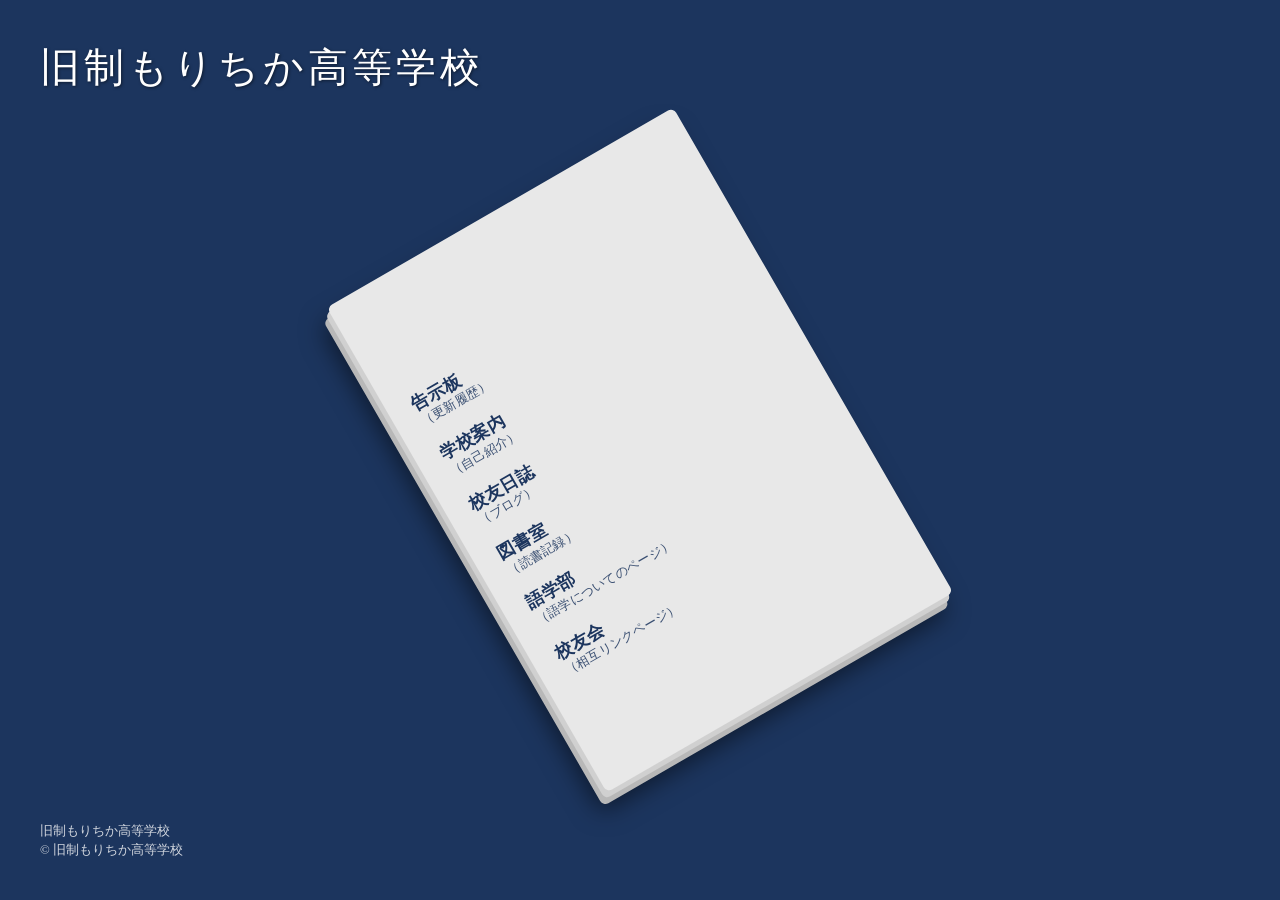
<file: index.html>
<!DOCTYPE html>
<html lang="ja">
<head>
  <meta charset="UTF-8">
  <meta name="viewport" content="width=device-width, initial-scale=1.0">
  <title>旧制もりちか高等学校</title>
  <link rel="stylesheet" href="style.css">
</head>
<body>

  <!-- 左上のタイトル -->
  <header>
    <h1>旧制もりちか高等学校</h1>
  </header>

  <!-- 中央の「斜めに開いた本」 -->
  <div class="book-wrapper">
    <main class="open-book">
      <nav>
        <ul class="menu-list">
          <li><a href="history.html">告示板 <span class="note">（更新履歴）</span></a></li>
          <li><a href="about.html">学校案内 <span class="note">（自己紹介）</span></a></li>
          <li><a href="blog.html">校友日誌 <span class="note">（ブログ）</span></a></li>
          <li><a href="library.html">図書室 <span class="note">（読書記録）</span></a></li>
          <li><a href="#">語学部 <span class="note">（語学についてのページ）</span></a></li>
          <li><a href="link.html">校友会 <span class="note">（相互リンクページ）</span></a></li>
        </ul>
      </nav>
    </main>
  </div>

  <!-- 左下の補足情報 -->
  <div class="site-info">
    <p>旧制もりちか高等学校</p>
    <p>© 旧制もりちか高等学校</p>
  </div>

</body>
</html>
</file>
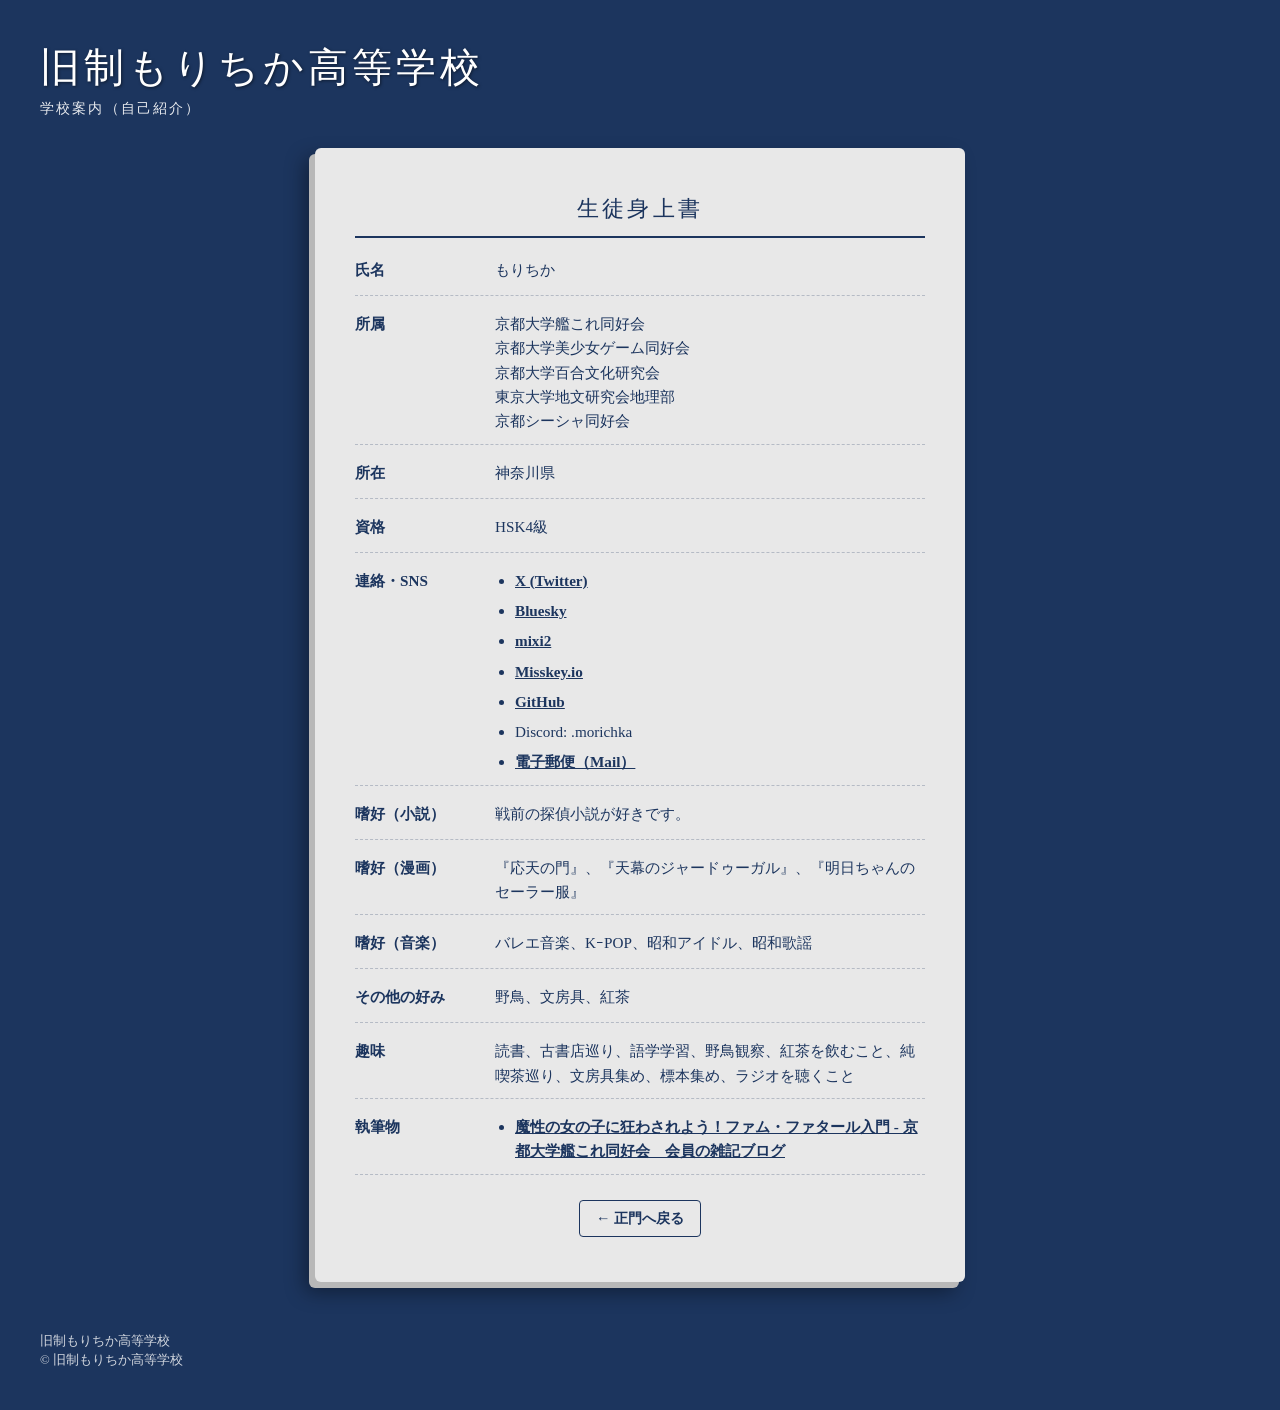
<file: about.html>
<!DOCTYPE html>
<html lang="ja">
<head>
  <meta charset="UTF-8">
  <meta name="viewport" content="width=device-width, initial-scale=1.0">
  <title>学校案内（自己紹介） - 旧制もりちか高等学校</title>
  <link rel="stylesheet" href="style.css">
</head>
<body>

  <!-- 左上のタイトル（正門へのリンク） -->
  <header>
    <h1><a href="index.html" class="header-link">旧制もりちか高等学校</a></h1>
    <p class="subtitle">学校案内（自己紹介）</p>
  </header>

  <!-- 中央のノート・名簿風エリア -->
  <div class="page-wrapper">
    <main class="profile-card">
      <h2 class="page-title">生徒身上書</h2>

      <dl class="profile-list">
        <!-- 基本情報 -->
        <div class="profile-group">
          <dt>氏名</dt>
          <dd>もりちか</dd>
        </div>

        <div class="profile-group">
          <dt>所属</dt>
          <dd>
            京都大学艦これ同好会<br>
            京都大学美少女ゲーム同好会<br>
            京都大学百合文化研究会<br>
            東京大学地文研究会地理部<br>
            京都シーシャ同好会<br>
          </dd>
        </div>

        <div class="profile-group">
          <dt>所在</dt>
          <dd>神奈川県</dd>
        </div>

        <div class="profile-group">
          <dt>資格</dt>
          <dd>HSK4級</dd>
        </div>

        <!-- 連絡先・SNS -->
        <div class="profile-group">
          <dt>連絡・SNS</dt>
          <dd>
            <ul class="link-list">
              <li><a href="https://x.com/mrck_kun" target="_blank" rel="noopener">X (Twitter)</a></li>
              <li><a href="https://bsky.app/profile/ichinoseryo.bsky.social" target="_blank" rel="noopener">Bluesky</a></li>
              <li><a href="https://mixi.social/@morichka" target="_blank" rel="noopener">mixi2</a></li>
              <li><a href="https://misskey.io/@morichika" target="_blank" rel="noopener">Misskey.io</a></li>
              <li><a href="https://github.com/kyuuseikoukousei" target="_blank" rel="noopener">GitHub</a></li>
              <li>Discord: <span class="discord-tag">.morichka</span></li>
              <li><a href="mailto:morichka.mail@gmail.com">電子郵便（Mail）</a></li>
            </ul>
          </dd>
        </div>

        <!-- 嗜好（好きなもの） -->
        <div class="profile-group">
          <dt>嗜好（小説）</dt>
          <dd>戦前の探偵小説が好きです。</dd>
        </div>

        <div class="profile-group">
          <dt>嗜好（漫画）</dt>
          <dd>『応天の門』、『天幕のジャードゥーガル』、『明日ちゃんのセーラー服』</dd>
        </div>

        <div class="profile-group">
          <dt>嗜好（音楽）</dt>
          <dd>バレエ音楽、KｰPOP、昭和アイドル、昭和歌謡</dd>
        </div>

        <div class="profile-group">
          <dt>その他の好み</dt>
          <dd>野鳥、文房具、紅茶</dd>
        </div>

        <!-- 趣味 -->
        <div class="profile-group">
          <dt>趣味</dt>
          <dd>読書、古書店巡り、語学学習、野鳥観察、紅茶を飲むこと、純喫茶巡り、文房具集め、標本集め、ラジオを聴くこと</dd>
        </div>

        <!-- 著作・書いたもの -->
                <!-- 著作・書いたもの -->
        <div class="profile-group">
          <dt>執筆物</dt>
          <dd>
            <ul class="link-list">
              <li><a href="https://kukancolle.hatenablog.com/entry/2024/11/11/215706" target="_blank" rel="noopener">魔性の女の子に狂わされよう！ファム・ファタール入門 - 京都大学艦これ同好会　会員の雑記ブログ</a></li>
            </ul>
          </dd>
        </div>

      </dl>

      <!-- トップへ戻るボタン -->
      <div class="back-nav">
        <a href="index.html">← 正門へ戻る</a>
      </div>
    </main>
  </div>

  <!-- フッター -->
  <div class="site-info">
    <p>旧制もりちか高等学校</p>
    <p>© 旧制もりちか高等学校</p>
  </div>

</body>
</html>
</file>
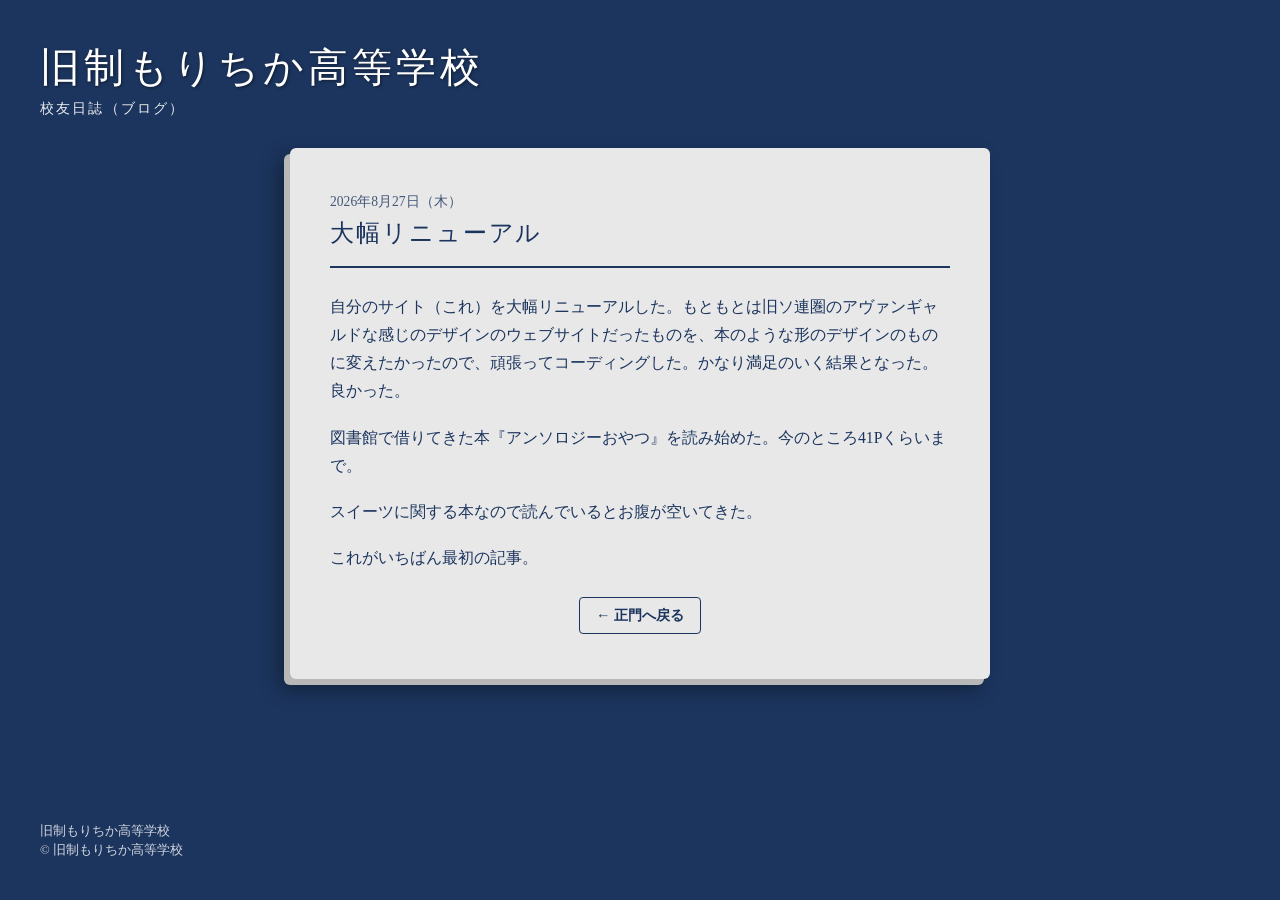
<file: blog.html>
<!DOCTYPE html>
<html lang="ja">
<head>
  <meta charset="UTF-8">
  <meta name="viewport" content="width=device-width, initial-scale=1.0">
  <title>記事のタイトル - 旧制もりちか高等学校</title>
  <link rel="stylesheet" href="style.css">
</head>
<body>

  <!-- 左上のタイトル -->
  <header>
    <h1><a href="index.html" class="header-link">旧制もりちか高等学校</a></h1>
    <p class="subtitle">校友日誌（ブログ）</p>
  </header>

  <!-- 中央の本文エリア -->
  <div class="page-wrapper">
    <article class="profile-card blog-article">
      <!-- 記事ヘッダー（日付とタイトル） -->
      <header class="article-header">
        <p class="article-date">2026年8月27日（木）</p>
        <h2 class="article-title">大幅リニューアル</h2>
      </header>

      <!-- 記事本文 -->
      <div class="article-body">
        <p>
          自分のサイト（これ）を大幅リニューアルした。もともとは旧ソ連圏のアヴァンギャルドな感じのデザインのウェブサイトだったものを、本のような形のデザインのものに変えたかったので、頑張ってコーディングした。かなり満足のいく結果となった。良かった。
        </p>

        <p>
          図書館で借りてきた本『アンソロジーおやつ』を読み始めた。今のところ41Pくらいまで。
        </p>

        <p>
          スイーツに関する本なので読んでいるとお腹が空いてきた。
        </p>

        <p>
          これがいちばん最初の記事。
        </p>

      </div>

      <!-- 戻るボタン -->
      <div class="back-nav">
        <a href="index.html">← 正門へ戻る</a>
      </div>
    </article>
  </div>

  <!-- フッター -->
  <div class="site-info">
    <p>旧制もりちか高等学校</p>
    <p>© 旧制もりちか高等学校</p>
  </div>

</body>
</html>
</file>
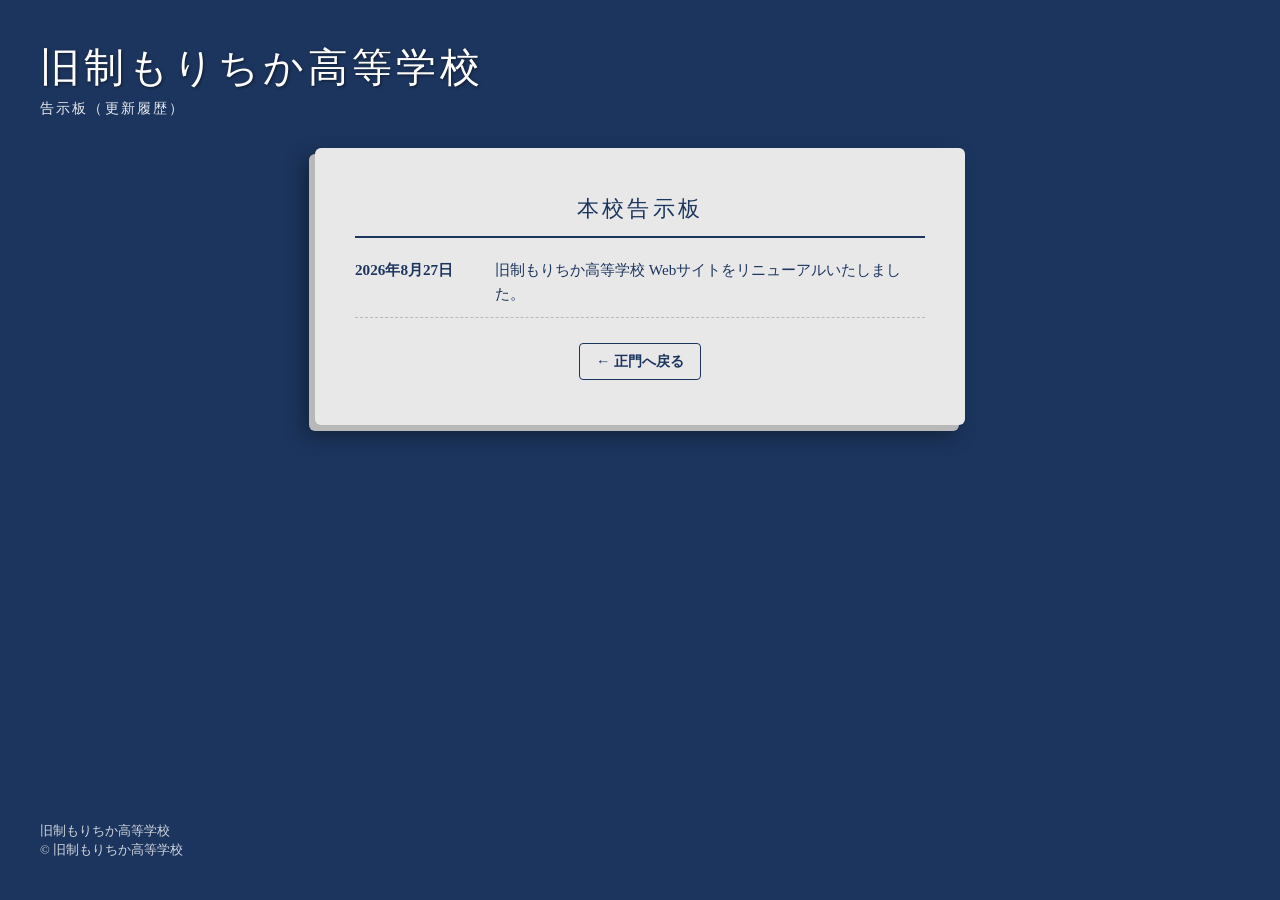
<file: history.html>
<!DOCTYPE html>
<html lang="ja">
<head>
  <meta charset="UTF-8">
  <meta name="viewport" content="width=device-width, initial-scale=1.0">
  <title>告示板（更新履歴） - 旧制もりちか高等学校</title>
  <link rel="stylesheet" href="style.css">
</head>
<body>

  <!-- 左上のタイトル -->
  <header>
    <h1><a href="index.html" class="header-link">旧制もりちか高等学校</a></h1>
    <p class="subtitle">告示板（更新履歴）</p>
  </header>

  <!-- 中央のカードエリア -->
  <div class="page-wrapper">
    <main class="profile-card">
      <h2 class="page-title">本校告示板</h2>

      <!-- 更新履歴リスト -->
      <dl class="profile-list">

        <div class="profile-group">
          <dt>2026年8月27日</dt>
          <dd>旧制もりちか高等学校 Webサイトをリニューアルいたしました。</dd>
        </div>
      </dl>

      <!-- トップへ戻るボタン -->
      <div class="back-nav">
        <a href="index.html">← 正門へ戻る</a>
      </div>
    </main>
  </div>

  <!-- フッター -->
  <div class="site-info">
    <p>旧制もりちか高等学校</p>
    <p>© 旧制もりちか高等学校</p>
  </div>

</body>
</html>
</file>
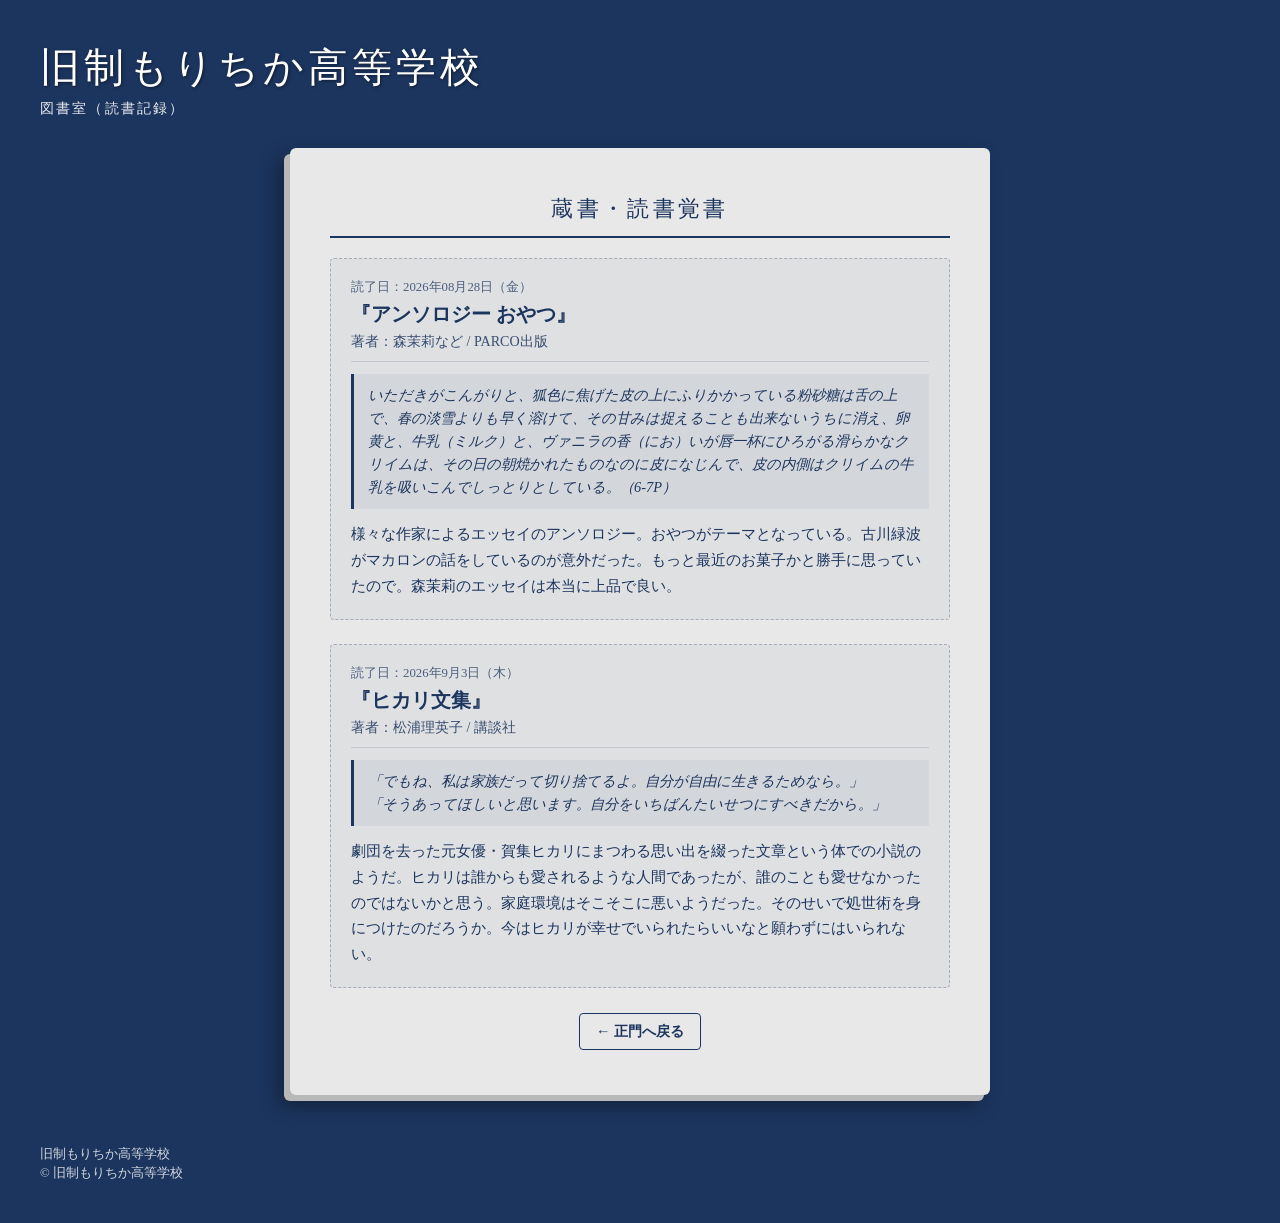
<file: library.html>
<!DOCTYPE html>
<html lang="ja">
<head>
  <meta charset="UTF-8">
  <meta name="viewport" content="width=device-width, initial-scale=1.0">
  <title>図書室（読書記録） - 旧制もりちか高等学校</title>
  <link rel="stylesheet" href="style.css">
</head>
<body>

  <!-- 左上のタイトル -->
  <header>
    <h1><a href="index.html" class="header-link">旧制もりちか高等学校</a></h1>
    <p class="subtitle">図書室（読書記録）</p>
  </header>

  <!-- 中央のカードエリア -->
  <div class="page-wrapper">
    <main class="profile-card library-card">
      <h2 class="page-title">蔵書・読書覚書</h2>

      <!-- 読書記録リスト -->
      <section class="book-list">

        <!-- 1冊目 -->
        <article class="book-item">
          <header class="book-header">
            <span class="book-date">読了日：2026年08月28日（金）</span>
            <h3 class="book-title">『アンソロジー おやつ』</h3>
            <p class="book-author">著者：森茉莉など / PARCO出版</p>
          </header>

          <div class="book-content">
            <!-- 心に残った引用（必要なときだけ書く） -->
            <blockquote class="book-quote">
              いただきがこんがりと、狐色に焦げた皮の上にふりかかっている粉砂糖は舌の上で、春の淡雪よりも早く溶けて、その甘みは捉えることも出来ないうちに消え、卵黄と、牛乳（ミルク）と、ヴァニラの香（にお）いが唇一杯にひろがる滑らかなクリイムは、その日の朝焼かれたものなのに皮になじんで、皮の内側はクリイムの牛乳を吸いこんでしっとりとしている。（6-7P）
            </blockquote>

            <p class="book-review">
              様々な作家によるエッセイのアンソロジー。おやつがテーマとなっている。古川緑波がマカロンの話をしているのが意外だった。もっと最近のお菓子かと勝手に思っていたので。森茉莉のエッセイは本当に上品で良い。
            </p>
          </div>
        </article>

  <article class="book-item">
    <header class="book-header">
      <span class="book-date">読了日：2026年9月3日（木）</span>
      <h3 class="book-title">『ヒカリ文集』</h3>
      <p class="book-author">著者：松浦理英子 / 講談社</p>
    </header>

    <div class="book-content">
      <blockquote class="book-quote">
        「でもね、私は家族だって切り捨てるよ。自分が自由に生きるためなら。」<br>
        「そうあってほしいと思います。自分をいちばんたいせつにすべきだから。」<br>
      </blockquote>

      <p class="book-review">
        劇団を去った元女優・賀集ヒカリにまつわる思い出を綴った文章という体での小説のようだ。ヒカリは誰からも愛されるような人間であったが、誰のことも愛せなかったのではないかと思う。家庭環境はそこそこに悪いようだった。そのせいで処世術を身につけたのだろうか。今はヒカリが幸せでいられたらいいなと願わずにはいられない。
      </p>
      </div>
  </article>

      </section>

      <!-- トップへ戻るボタン -->
      <div class="back-nav">
        <a href="index.html">← 正門へ戻る</a>
      </div>
    </main>
  </div>

  <!-- フッター -->
  <div class="site-info">
    <p>旧制もりちか高等学校</p>
    <p>© 旧制もりちか高等学校</p>
  </div>

</body>
</html>
</file>
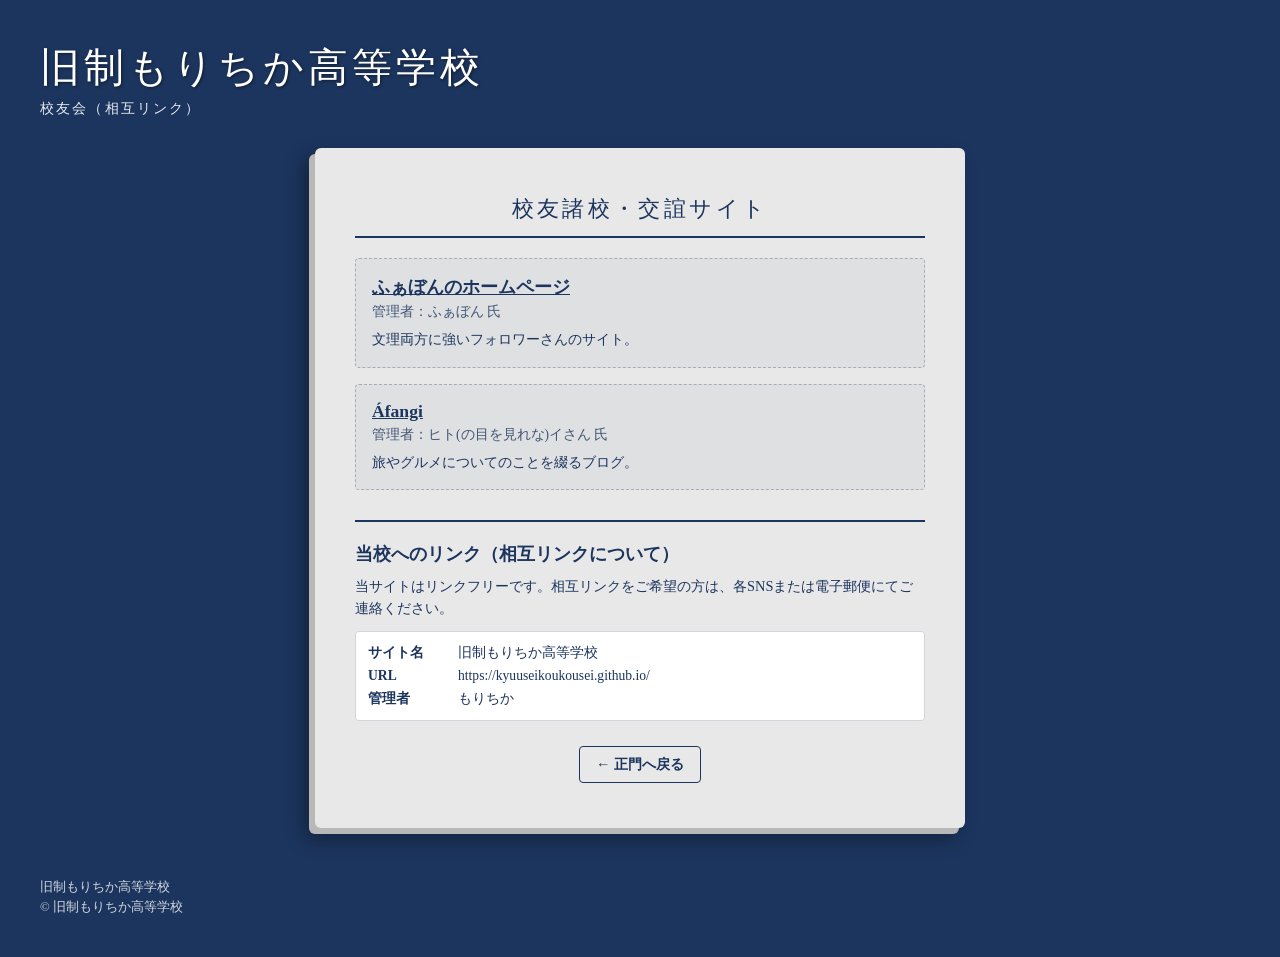
<file: link.html>
<!DOCTYPE html>
<html lang="ja">
<head>
  <meta charset="UTF-8">
  <meta name="viewport" content="width=device-width, initial-scale=1.0">
  <title>校友会（相互リンク） - 旧制もりちか高等学校</title>
  <link rel="stylesheet" href="style.css">
</head>
<body>

  <!-- 左上のタイトル -->
  <header>
    <h1><a href="index.html" class="header-link">旧制もりちか高等学校</a></h1>
    <p class="subtitle">校友会（相互リンク）</p>
  </header>

  <!-- 中央のカードエリア -->
  <div class="page-wrapper">
    <main class="profile-card">
      <h2 class="page-title">校友諸校・交誼サイト</h2>

      <!-- 相互リンク一覧 -->
      <section class="link-section">
        <ul class="link-card-list">
          <!-- リンク枠 1 -->
          <li class="link-card-item">
            <a href="https://www.fabon.info/" target="_blank" rel="noopener" class="site-name">ふぁぼんのホームページ</a>
            <p class="site-owner">管理者：ふぁぼん 氏</p>
            <p class="site-desc">文理両方に強いフォロワーさんのサイト。</p>
          </li>

          <!-- リンク枠 2 -->
          <li class="link-card-item">
            <a href="http://quebec99.s205.xrea.com/" target="_blank" rel="noopener" class="site-name">Áfangi</a>
            <p class="site-owner">管理者：ヒト(の目を見れな)イさん 氏</p>
            <p class="site-desc">旅やグルメについてのことを綴るブログ。</p>
          </li>
        </ul>
      </section>

      <!-- 当方（自分のサイト）のリンク情報 -->
      <section class="my-link-info">
        <h3 class="info-title">当校へのリンク（相互リンクについて）</h3>
        <p class="info-text">
          当サイトはリンクフリーです。相互リンクをご希望の方は、各SNSまたは電子郵便にてご連絡ください。
        </p>
        <dl class="info-details">
          <dt>サイト名</dt>
          <dd>旧制もりちか高等学校</dd>
          <dt>URL</dt>
          <dd>https://kyuuseikoukousei.github.io/</dd>
          <dt>管理者</dt>
          <dd>もりちか</dd>
        </dl>
      </section>

      <!-- トップへ戻るボタン -->
      <div class="back-nav">
        <a href="index.html">← 正門へ戻る</a>
      </div>
    </main>
  </div>

  <!-- フッター -->
  <div class="site-info">
    <p>旧制もりちか高等学校</p>
    <p>© 旧制もりちか高等学校</p>
  </div>

</body>
</html>
</file>
<file: style.css>
@charset "UTF-8";

/* 全体設定 */
* {
  box-sizing: border-box;
  margin: 0;
  padding: 0;
}

body {
  background-color: #1c355e; /* 紺色の背景 */
  color: #ffffff;
  font-family: "Hiragino Mincho ProN", "Yu Mincho", "MS PMincho", serif;
  min-height: 100vh;
  display: flex;
  flex-direction: column;
  justify-content: space-between;
  padding: 20px;
  overflow-x: hidden;
  position: relative;
}

/* リンク色設定（訪問済みでも紫色にならない設定） */
a, a:visited {
  color: inherit;
  text-decoration: none;
}

/* ヘッダーエリア */
header {
  margin-bottom: 20px;
  z-index: 10;
}

h1 {
  font-size: 1.8rem;
  font-weight: normal;
  letter-spacing: 0.1em;
  color: #ffffff;
  text-shadow: 1px 1px 3px rgba(0, 0, 0, 0.5);
}

.header-link, .header-link:visited {
  color: #ffffff;
  text-decoration: none;
}

.subtitle {
  font-size: 0.9rem;
  opacity: 0.9;
  letter-spacing: 0.15em;
  margin-top: 4px;
}

/* -----------------------------------
   トップページ用（斜めに開いた本）
   ----------------------------------- */
.book-wrapper {
  display: flex;
  justify-content: center;
  align-items: center;
  min-height: 70vh;
  margin: 20px 0;
}

.open-book {
  position: relative;
  width: 320px;
  height: 480px;
  background-color: #e8e8e8; /* 薄い灰色 */
  color: #1c355e;
  border-radius: 6px;
  transform: rotate(-20deg); /* スマホで見やすい角度に調整 */
  box-shadow: 
    -5px 5px 0px #d0d0d0,
    -10px 10px 0px #b8b8b8,
    -15px 15px 25px rgba(0, 0, 0, 0.5);
  padding: 40px 25px;
  display: flex;
  flex-direction: column;
  justify-content: center;
}

.menu-list {
  list-style: none;
  display: flex;
  flex-direction: column;
  gap: 18px;
}

.menu-list li a, .menu-list li a:visited {
  color: #1c355e; /* クリック後も紺色を維持 */
  font-size: 1.1rem;
  font-weight: bold;
  display: flex;
  flex-direction: column;
  line-height: 1.3;
}

.menu-list li a:hover {
  opacity: 0.7;
}

.menu-list .note {
  font-size: 0.8rem;
  font-weight: normal;
  opacity: 0.85;
}

/* -----------------------------------
   学校案内（自己紹介ページ）用
   ----------------------------------- */
.page-wrapper {
  display: flex;
  justify-content: center;
  align-items: flex-start;
  padding: 10px 0 30px;
  width: 100%;
}

.profile-card {
  width: 100%;
  max-width: 650px;
  background-color: #e8e8e8; /* 薄い灰色 */
  color: #1c355e;
  padding: 30px 20px;
  border-radius: 6px;
  box-shadow: -6px 6px 0px #b8b8b8, -10px 10px 20px rgba(0, 0, 0, 0.4);
}

.page-title {
  font-size: 1.4rem;
  font-weight: normal;
  text-align: center;
  letter-spacing: 0.15em;
  padding-bottom: 12px;
  border-bottom: 2px solid #1c355e;
  margin-bottom: 20px;
}

.profile-list {
  display: flex;
  flex-direction: column;
  gap: 16px;
}

.profile-group {
  display: flex;
  flex-direction: column;
  border-bottom: 1px dashed rgba(28, 53, 94, 0.25);
  padding-bottom: 10px;
}

.profile-group dt {
  font-weight: bold;
  font-size: 0.95rem;
  color: #1c355e;
  margin-bottom: 4px;
}

.profile-group dd {
  font-size: 0.95rem;
  line-height: 1.6;
}

/* 自己紹介内のリンク設定 */
.link-list {
  list-style: disc;
  padding-left: 20px;
  display: flex;
  flex-direction: column;
  gap: 6px;
}

.link-list a, .link-list a:visited {
  color: #1c355e; /* 紫にならず紺色を維持 */
  font-weight: bold;
  text-decoration: underline;
}

.link-list a:hover {
  opacity: 0.6;
}

.back-nav {
  margin-top: 25px;
  text-align: center;
}

.back-nav a, .back-nav a:visited {
  color: #1c355e;
  border: 1px solid #1c355e;
  padding: 8px 16px;
  border-radius: 4px;
  font-weight: bold;
  font-size: 0.9rem;
  display: inline-block;
}

/* フッターエリア */
.site-info {
  margin-top: auto;
  padding-top: 20px;
  font-size: 0.8rem;
  line-height: 1.5;
  opacity: 0.8;
  color: #ffffff;
}

/* -----------------------------------
   PC向け調整
   ----------------------------------- */
@media (min-width: 768px) {
  body {
    padding: 40px;
  }
  h1 {
    font-size: 2.5rem;
  }
  .open-book {
    width: 400px;
    height: 560px;
    transform: rotate(-30deg);
  }
  .profile-card {
    padding: 45px 40px;
  }
  .profile-group {
    flex-direction: row;
    align-items: baseline;
  }
  .profile-group dt {
    width: 140px;
    flex-shrink: 0;
  }
}

/* ===================================
   校友会（相互リンクページ）用スタイル
   =================================== */

.link-section {
  margin-bottom: 30px;
}

.link-card-list {
  list-style: none;
  display: flex;
  flex-direction: column;
  gap: 16px;
}

.link-card-item {
  background-color: rgba(28, 53, 94, 0.04);
  border: 1px dashed rgba(28, 53, 94, 0.3);
  border-radius: 4px;
  padding: 16px;
}

.link-card-item .site-name, .link-card-item .site-name:visited {
  font-size: 1.1rem;
  font-weight: bold;
  color: #1c355e;
  text-decoration: underline;
  display: inline-block;
  margin-bottom: 4px;
}

.link-card-item .site-name:hover {
  opacity: 0.7;
}

.link-card-item .site-owner {
  font-size: 0.85rem;
  opacity: 0.8;
  margin-bottom: 8px;
}

.link-card-item .site-desc {
  font-size: 0.9rem;
  line-height: 1.5;
}

/* 当サイトのリンク案内枠 */
.my-link-info {
  border-top: 2px solid #1c355e;
  padding-top: 20px;
  margin-top: 30px;
}

.info-title {
  font-size: 1.1rem;
  font-weight: bold;
  margin-bottom: 10px;
}

.info-text {
  font-size: 0.9rem;
  line-height: 1.5;
  margin-bottom: 12px;
}

.info-details {
  display: grid;
  grid-template-columns: 80px 1fr;
  gap: 6px 10px;
  font-size: 0.85rem;
  background-color: #ffffff;
  padding: 12px;
  border-radius: 4px;
  border: 1px solid rgba(28, 53, 94, 0.2);
}

.info-details dt {
  font-weight: bold;
}

/* ===================================
   校友日誌（ブログ記事）用スタイル
   =================================== */

.blog-article {
  max-width: 700px;
}

.article-header {
  border-bottom: 2px solid #1c355e;
  padding-bottom: 15px;
  margin-bottom: 25px;
}

.article-date {
  font-size: 0.85rem;
  opacity: 0.8;
  margin-bottom: 6px;
}

.article-title {
  font-size: 1.5rem;
  font-weight: normal;
  line-height: 1.4;
  letter-spacing: 0.08em;
}

/* 本文内のスタイル */
.article-body {
  font-size: 0.98rem;
  line-height: 1.8;
  display: flex;
  flex-direction: column;
  gap: 18px;
}

.article-body h3 {
  font-size: 1.2rem;
  font-weight: bold;
  border-left: 3px solid #1c355e;
  padding-left: 10px;
  margin-top: 15px;
  margin-bottom: 5px;
}

/* 本の一節などの引用枠 */
.article-body blockquote {
  background-color: rgba(28, 53, 94, 0.05);
  border-left: 4px solid #1c355e;
  padding: 12px 16px;
  margin: 10px 0;
  font-style: italic;
  font-size: 0.93rem;
}

/* ===================================
   図書室（読書記録ページ）用スタイル
   =================================== */

.library-card {
  max-width: 700px;
}

.book-list {
  display: flex;
  flex-direction: column;
  gap: 24px;
}

/* 1冊ごとの外枠（蔵書カード風） */
.book-item {
  background-color: rgba(28, 53, 94, 0.04);
  border: 1px dashed rgba(28, 53, 94, 0.3);
  border-radius: 4px;
  padding: 20px;
}

.book-header {
  border-bottom: 1px solid rgba(28, 53, 94, 0.15);
  padding-bottom: 10px;
  margin-bottom: 12px;
}

.book-date {
  font-size: 0.8rem;
  opacity: 0.75;
  display: block;
  margin-bottom: 4px;
}

.book-title {
  font-size: 1.25rem;
  font-weight: bold;
  color: #1c355e;
  line-height: 1.4;
  margin-bottom: 4px;
}

.book-author {
  font-size: 0.88rem;
  opacity: 0.85;
}

.book-content {
  font-size: 0.95rem;
  line-height: 1.7;
  display: flex;
  flex-direction: column;
  gap: 12px;
}

/* 心に残った引用枠 */
.book-quote {
  background-color: rgba(28, 53, 94, 0.06);
  border-left: 3px solid #1c355e;
  padding: 10px 14px;
  font-style: italic;
  font-size: 0.9rem;
  line-height: 1.6;
}

.book-review {
  color: #1c355e;
}
</file>
